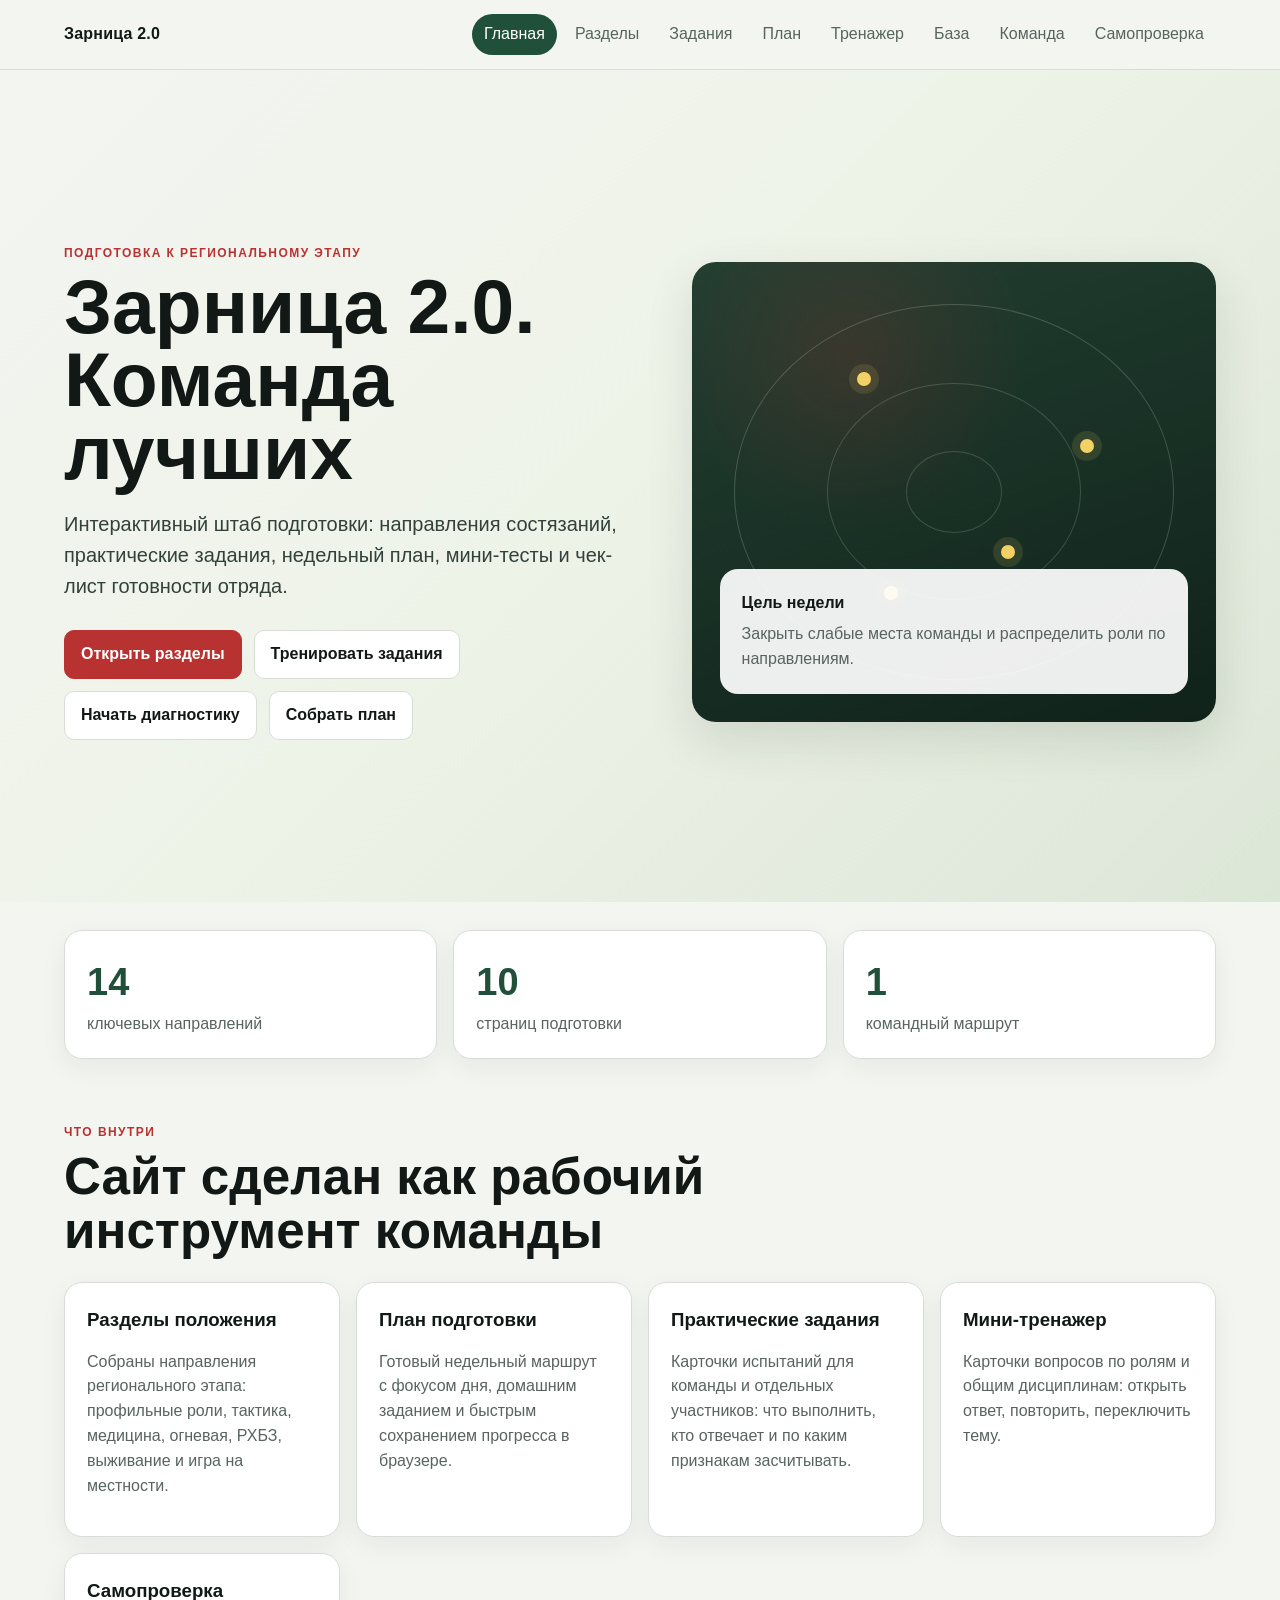
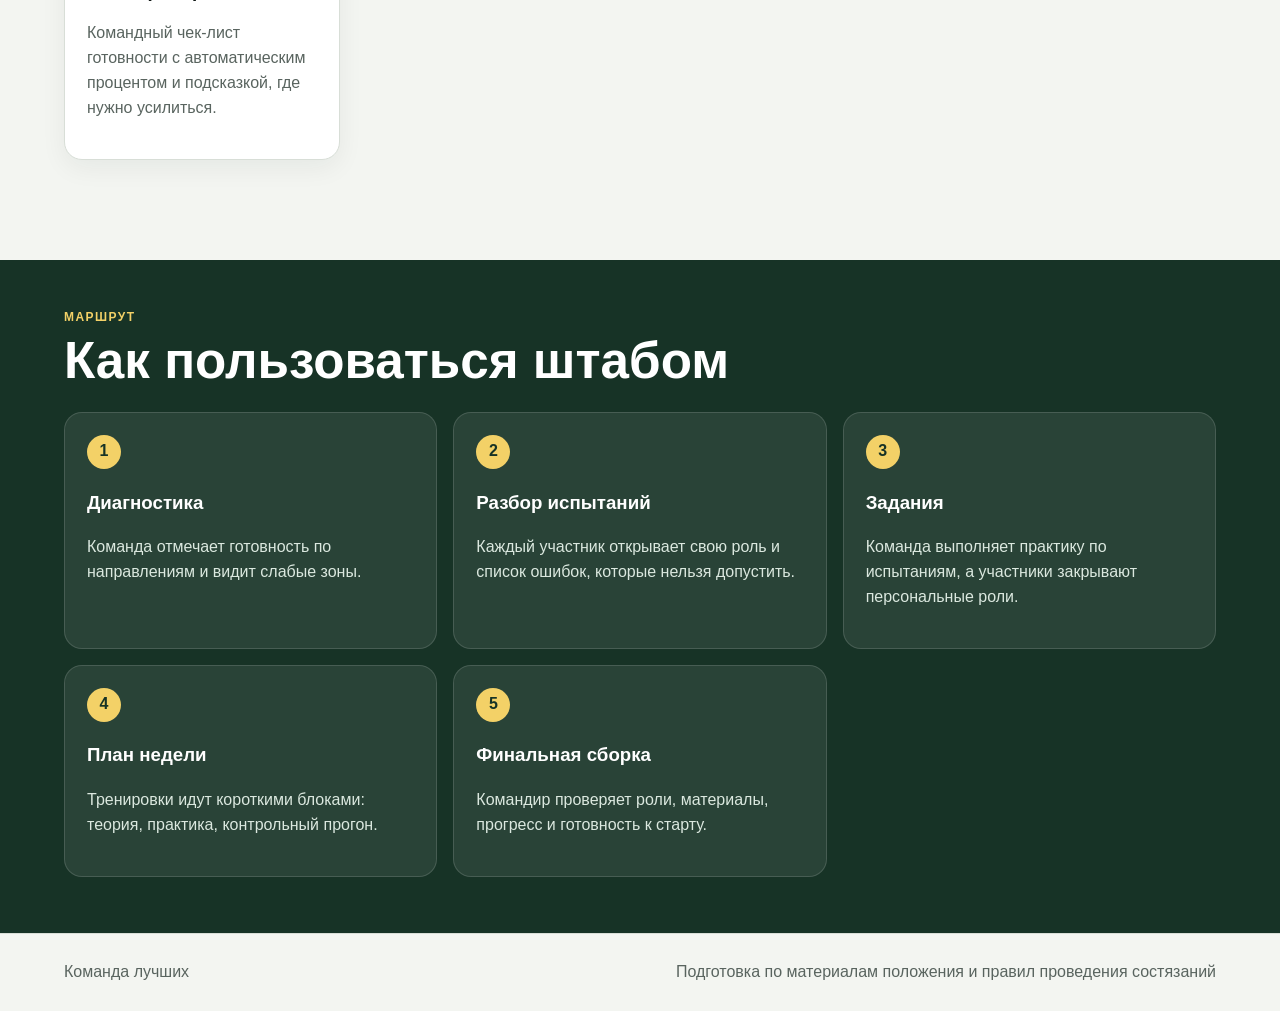
<file: index.html>
<!doctype html>
<html lang="ru">
<head>
  <meta charset="utf-8">
  <meta name="viewport" content="width=device-width, initial-scale=1">
  <title>Зарница 2.0. Команда лучших</title>
  <link rel="stylesheet" href="styles.css">
</head>
<body>
  <header class="site-header">
    <a class="brand" href="index.html">Зарница 2.0</a>
    <nav class="nav">
      <a href="index.html" aria-current="page">Главная</a>
      <a href="modules.html">Разделы</a>
      <a href="tasks.html">Задания</a>
      <a href="planner.html">План</a>
      <a href="trainer.html">Тренажер</a>
      <a href="knowledge.html">База</a>
      <a href="team.html">Команда</a>
      <a href="score.html">Самопроверка</a>
    </nav>
  </header>

  <main>
    <section class="hero">
      <div class="hero-copy">
        <p class="eyebrow">Подготовка к региональному этапу</p>
        <h1>Зарница 2.0. Команда лучших</h1>
        <p class="lead">Интерактивный штаб подготовки: направления состязаний, практические задания, недельный план, мини-тесты и чек-лист готовности отряда.</p>
        <div class="hero-actions">
          <a class="button primary" href="modules.html">Открыть разделы</a>
          <a class="button" href="tasks.html">Тренировать задания</a>
          <a class="button" href="diagnostics.html">Начать диагностику</a>
          <a class="button" href="planner.html">Собрать план</a>
        </div>
      </div>
      <div class="hero-panel" aria-label="Карта подготовки">
        <div class="radar">
          <span></span><span></span><span></span><span></span>
        </div>
        <div class="mission-card">
          <strong>Цель недели</strong>
          <p>Закрыть слабые места команды и распределить роли по направлениям.</p>
        </div>
      </div>
    </section>

    <section class="stats">
      <article><strong>14</strong><span>ключевых направлений</span></article>
      <article><strong>10</strong><span>страниц подготовки</span></article>
      <article><strong>1</strong><span>командный маршрут</span></article>
    </section>

    <section class="section">
      <div class="section-head">
        <p class="eyebrow">Что внутри</p>
        <h2>Сайт сделан как рабочий инструмент команды</h2>
      </div>
      <div class="feature-grid">
        <article class="feature">
          <h3>Разделы положения</h3>
          <p>Собраны направления регионального этапа: профильные роли, тактика, медицина, огневая, РХБЗ, выживание и игра на местности.</p>
        </article>
        <article class="feature">
          <h3>План подготовки</h3>
          <p>Готовый недельный маршрут с фокусом дня, домашним заданием и быстрым сохранением прогресса в браузере.</p>
        </article>
        <article class="feature">
          <h3>Практические задания</h3>
          <p>Карточки испытаний для команды и отдельных участников: что выполнить, кто отвечает и по каким признакам засчитывать.</p>
        </article>
        <article class="feature">
          <h3>Мини-тренажер</h3>
          <p>Карточки вопросов по ролям и общим дисциплинам: открыть ответ, повторить, переключить тему.</p>
        </article>
        <article class="feature">
          <h3>Самопроверка</h3>
          <p>Командный чек-лист готовности с автоматическим процентом и подсказкой, где нужно усилиться.</p>
        </article>
      </div>
    </section>

    <section class="section section-dark">
      <div class="section-head">
        <p class="eyebrow">Маршрут</p>
        <h2>Как пользоваться штабом</h2>
      </div>
      <div class="route-grid">
        <article><b>1</b><h3>Диагностика</h3><p>Команда отмечает готовность по направлениям и видит слабые зоны.</p></article>
        <article><b>2</b><h3>Разбор испытаний</h3><p>Каждый участник открывает свою роль и список ошибок, которые нельзя допустить.</p></article>
        <article><b>3</b><h3>Задания</h3><p>Команда выполняет практику по испытаниям, а участники закрывают персональные роли.</p></article>
        <article><b>4</b><h3>План недели</h3><p>Тренировки идут короткими блоками: теория, практика, контрольный прогон.</p></article>
        <article><b>5</b><h3>Финальная сборка</h3><p>Командир проверяет роли, материалы, прогресс и готовность к старту.</p></article>
      </div>
    </section>
  </main>

  <footer class="footer">
    <span>Команда лучших</span>
    <span>Подготовка по материалам положения и правил проведения состязаний</span>
  </footer>
</body>
</html>
</file>
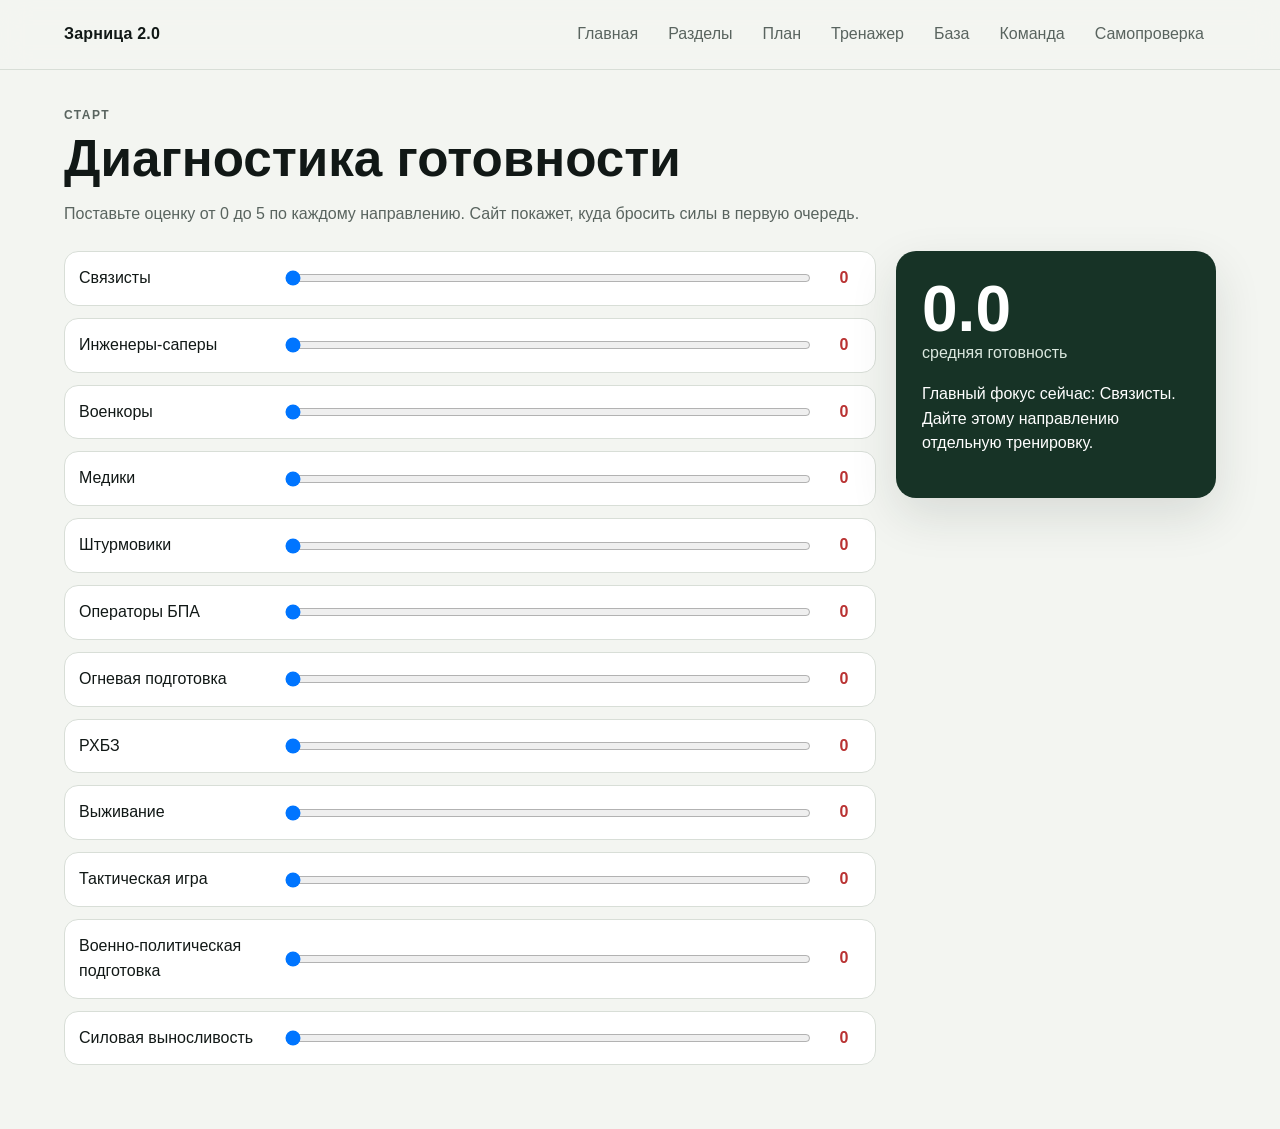
<file: diagnostics.html>
<!doctype html>
<html lang="ru">
<head>
  <meta charset="utf-8"><meta name="viewport" content="width=device-width, initial-scale=1">
  <title>Диагностика - Зарница 2.0</title><link rel="stylesheet" href="styles.css">
</head>
<body>
  <header class="site-header"><a class="brand" href="index.html">Зарница 2.0</a><nav class="nav"><a href="index.html">Главная</a><a href="modules.html">Разделы</a><a href="planner.html">План</a><a href="trainer.html">Тренажер</a><a href="knowledge.html">База</a><a href="team.html">Команда</a><a href="score.html">Самопроверка</a></nav></header>
  <main class="page">
    <section class="page-title"><p class="eyebrow">Старт</p><h1>Диагностика готовности</h1><p>Поставьте оценку от 0 до 5 по каждому направлению. Сайт покажет, куда бросить силы в первую очередь.</p></section>
    <section class="diagnostics-layout"><div class="diagnostics-list" id="diagnosticsList"></div><aside class="diagnostics-result"><strong id="diagAverage">0.0</strong><span>средняя готовность</span><p id="diagAdvice">Заполните шкалы, чтобы получить рекомендацию.</p></aside></section>
  </main>
  <script src="app.js"></script>
</body>
</html>
</file>
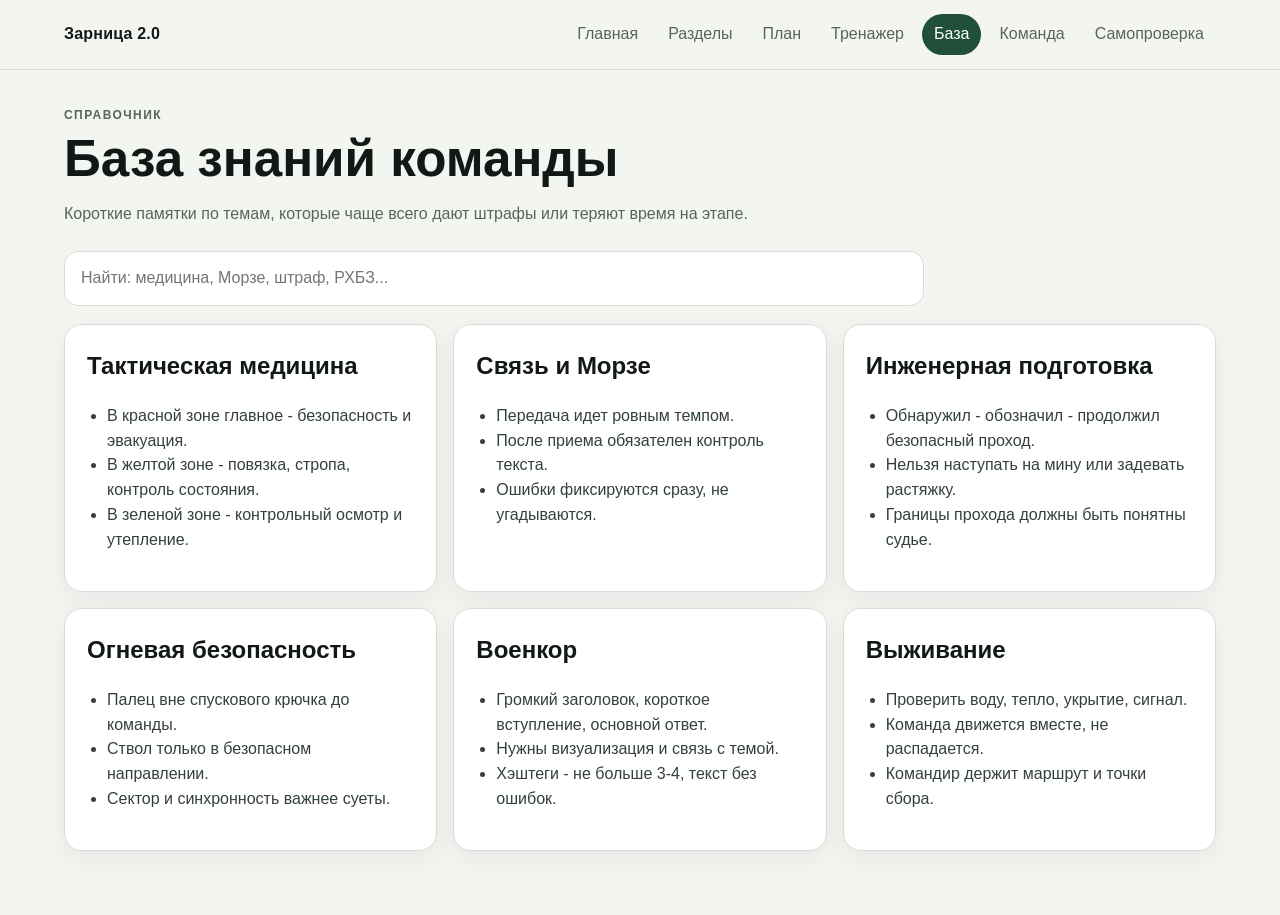
<file: knowledge.html>
<!doctype html>
<html lang="ru">
<head>
  <meta charset="utf-8">
  <meta name="viewport" content="width=device-width, initial-scale=1">
  <title>База знаний - Зарница 2.0</title>
  <link rel="stylesheet" href="styles.css">
</head>
<body>
  <header class="site-header">
    <a class="brand" href="index.html">Зарница 2.0</a>
    <nav class="nav">
      <a href="index.html">Главная</a><a href="modules.html">Разделы</a><a href="planner.html">План</a><a href="trainer.html">Тренажер</a><a href="knowledge.html" aria-current="page">База</a><a href="team.html">Команда</a><a href="score.html">Самопроверка</a>
    </nav>
  </header>
  <main class="page">
    <section class="page-title"><p class="eyebrow">Справочник</p><h1>База знаний команды</h1><p>Короткие памятки по темам, которые чаще всего дают штрафы или теряют время на этапе.</p></section>
    <section class="search-panel"><input id="knowledgeSearch" type="search" placeholder="Найти: медицина, Морзе, штраф, РХБЗ..."></section>
    <section class="knowledge-grid" id="knowledgeGrid">
      <article data-tags="медицина красная зона эвакуация"><h2>Тактическая медицина</h2><ul><li>В красной зоне главное - безопасность и эвакуация.</li><li>В желтой зоне - повязка, стропа, контроль состояния.</li><li>В зеленой зоне - контрольный осмотр и утепление.</li></ul></article>
      <article data-tags="связь морзе сообщение"><h2>Связь и Морзе</h2><ul><li>Передача идет ровным темпом.</li><li>После приема обязателен контроль текста.</li><li>Ошибки фиксируются сразу, не угадываются.</li></ul></article>
      <article data-tags="сапер мины проход штраф"><h2>Инженерная подготовка</h2><ul><li>Обнаружил - обозначил - продолжил безопасный проход.</li><li>Нельзя наступать на мину или задевать растяжку.</li><li>Границы прохода должны быть понятны судье.</li></ul></article>
      <article data-tags="огневая штурм безопасность"><h2>Огневая безопасность</h2><ul><li>Палец вне спускового крючка до команды.</li><li>Ствол только в безопасном направлении.</li><li>Сектор и синхронность важнее суеты.</li></ul></article>
      <article data-tags="военкор публикация пост"><h2>Военкор</h2><ul><li>Громкий заголовок, короткое вступление, основной ответ.</li><li>Нужны визуализация и связь с темой.</li><li>Хэштеги - не больше 3-4, текст без ошибок.</li></ul></article>
      <article data-tags="выживание рюкзак укрытие вода"><h2>Выживание</h2><ul><li>Проверить воду, тепло, укрытие, сигнал.</li><li>Команда движется вместе, не распадается.</li><li>Командир держит маршрут и точки сбора.</li></ul></article>
    </section>
  </main>
  <script src="app.js"></script>
</body>
</html>
</file>
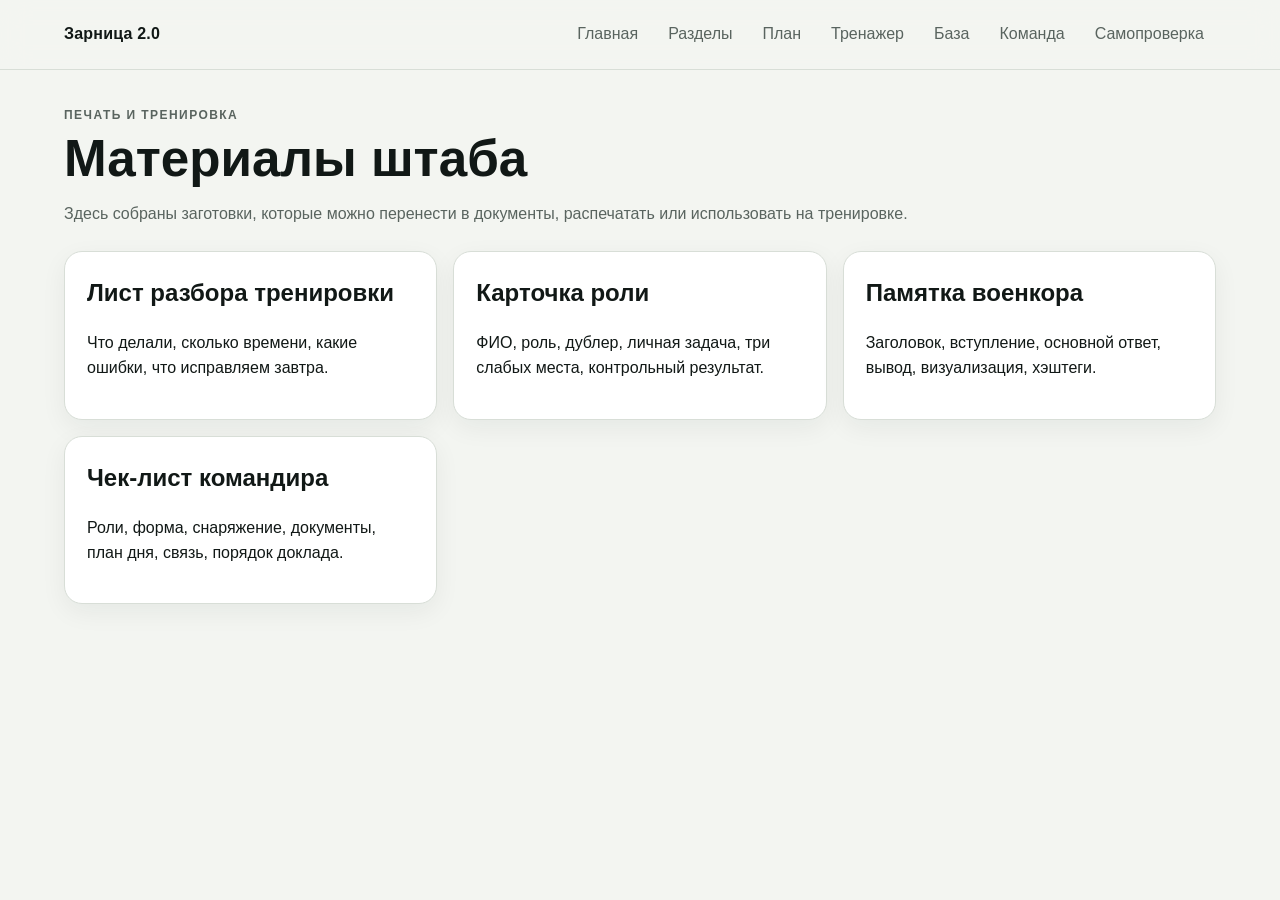
<file: materials.html>
<!doctype html>
<html lang="ru">
<head>
  <meta charset="utf-8"><meta name="viewport" content="width=device-width, initial-scale=1">
  <title>Материалы - Зарница 2.0</title><link rel="stylesheet" href="styles.css">
</head>
<body>
  <header class="site-header"><a class="brand" href="index.html">Зарница 2.0</a><nav class="nav"><a href="index.html">Главная</a><a href="modules.html">Разделы</a><a href="planner.html">План</a><a href="trainer.html">Тренажер</a><a href="knowledge.html">База</a><a href="team.html">Команда</a><a href="score.html">Самопроверка</a></nav></header>
  <main class="page"><section class="page-title"><p class="eyebrow">Печать и тренировка</p><h1>Материалы штаба</h1><p>Здесь собраны заготовки, которые можно перенести в документы, распечатать или использовать на тренировке.</p></section><section class="materials-grid"><article><h2>Лист разбора тренировки</h2><p>Что делали, сколько времени, какие ошибки, что исправляем завтра.</p></article><article><h2>Карточка роли</h2><p>ФИО, роль, дублер, личная задача, три слабых места, контрольный результат.</p></article><article><h2>Памятка военкора</h2><p>Заголовок, вступление, основной ответ, вывод, визуализация, хэштеги.</p></article><article><h2>Чек-лист командира</h2><p>Роли, форма, снаряжение, документы, план дня, связь, порядок доклада.</p></article></section></main>
</body>
</html>
</file>
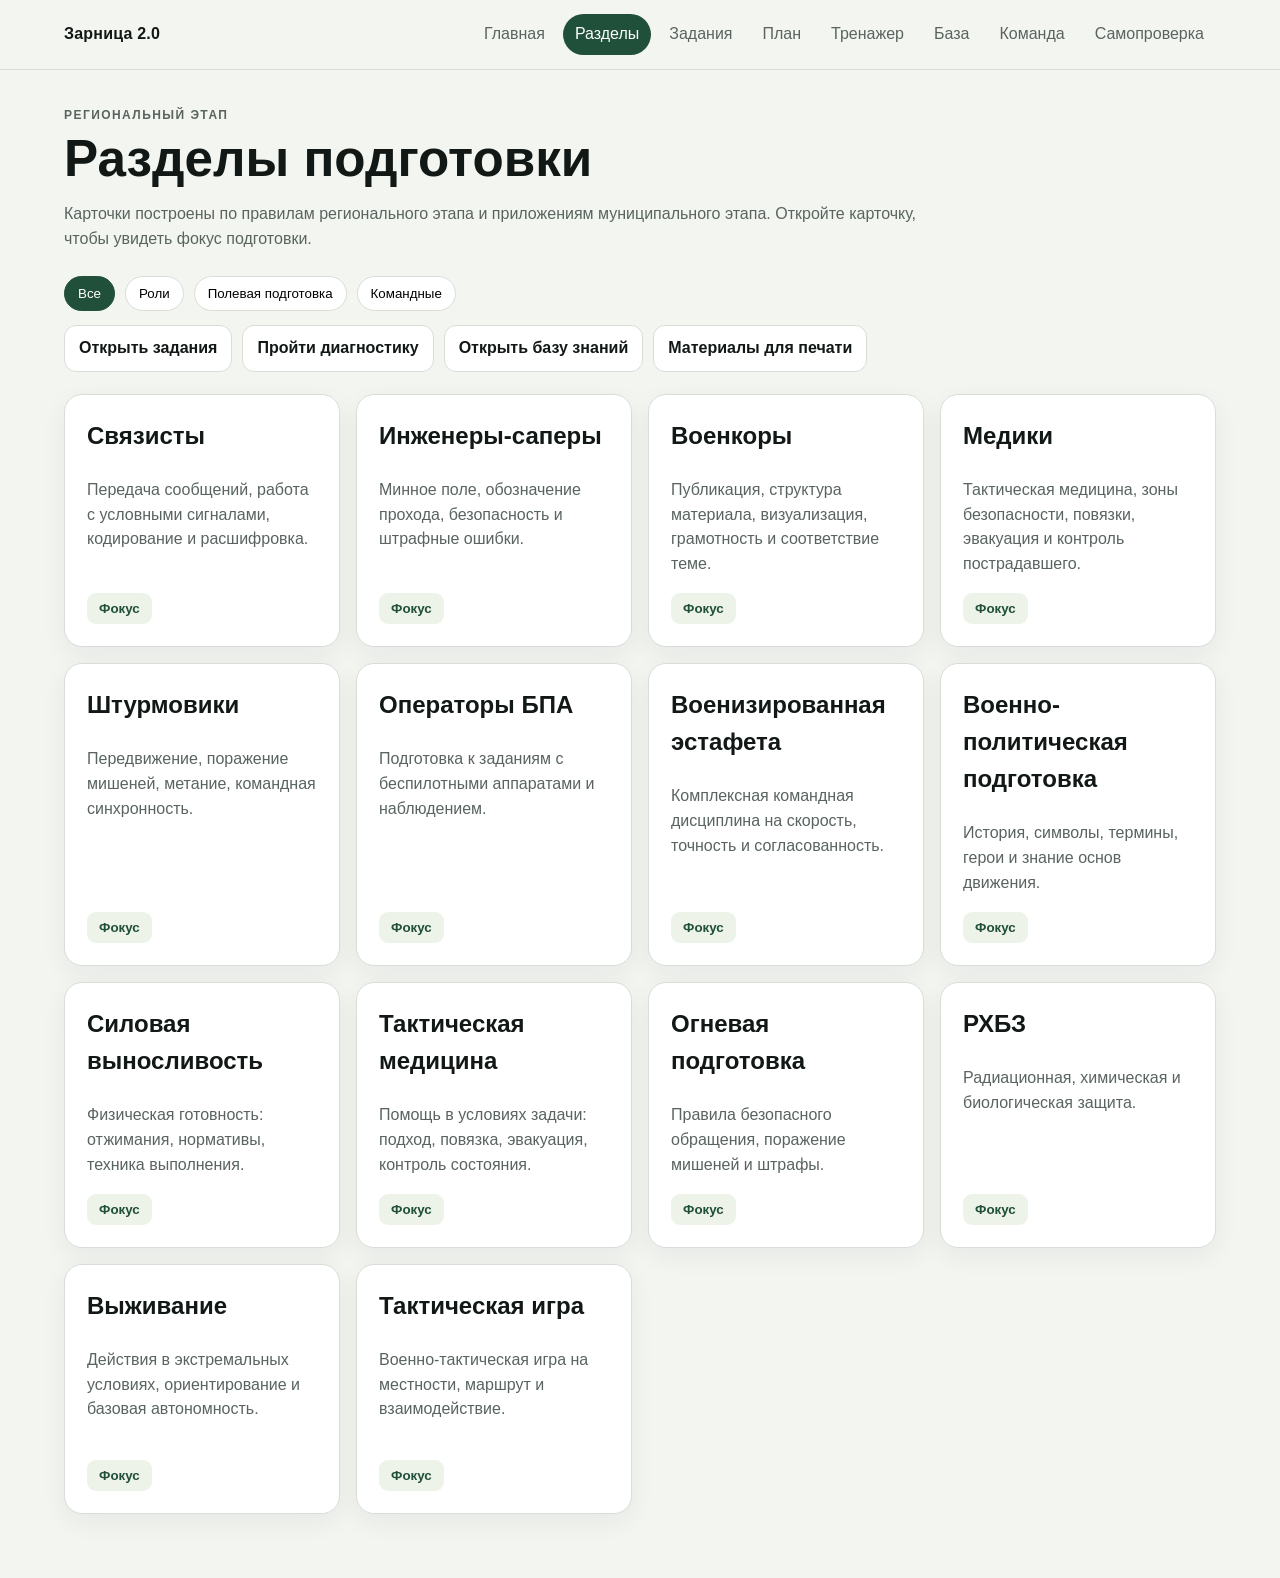
<file: modules.html>
<!doctype html>
<html lang="ru">
<head>
  <meta charset="utf-8">
  <meta name="viewport" content="width=device-width, initial-scale=1">
  <title>Разделы подготовки - Зарница 2.0</title>
  <link rel="stylesheet" href="styles.css">
</head>
<body>
  <header class="site-header">
    <a class="brand" href="index.html">Зарница 2.0</a>
    <nav class="nav">
      <a href="index.html">Главная</a>
      <a href="modules.html" aria-current="page">Разделы</a>
      <a href="tasks.html">Задания</a>
      <a href="planner.html">План</a>
      <a href="trainer.html">Тренажер</a>
      <a href="knowledge.html">База</a>
      <a href="team.html">Команда</a>
      <a href="score.html">Самопроверка</a>
    </nav>
  </header>

  <main class="page">
    <section class="page-title">
      <p class="eyebrow">Региональный этап</p>
      <h1>Разделы подготовки</h1>
      <p>Карточки построены по правилам регионального этапа и приложениям муниципального этапа. Откройте карточку, чтобы увидеть фокус подготовки.</p>
    </section>

    <section class="module-tools">
      <button class="pill active" data-filter="all">Все</button>
      <button class="pill" data-filter="role">Роли</button>
      <button class="pill" data-filter="field">Полевая подготовка</button>
      <button class="pill" data-filter="team">Командные</button>
    </section>
    <section class="quick-links">
      <a href="tasks.html">Открыть задания</a>
      <a href="diagnostics.html">Пройти диагностику</a>
      <a href="knowledge.html">Открыть базу знаний</a>
      <a href="materials.html">Материалы для печати</a>
    </section>

    <section class="module-grid" id="moduleGrid">
      <article class="module role"><h2>Связисты</h2><p>Передача сообщений, работа с условными сигналами, кодирование и расшифровка.</p><button>Фокус</button><div>Учить азбуку Морзе, тренировать точность записи, работать в паре: диктор и принимающий.</div></article>
      <article class="module role"><h2>Инженеры-саперы</h2><p>Минное поле, обозначение прохода, безопасность и штрафные ошибки.</p><button>Фокус</button><div>Отработать алгоритм: обнаружить, обозначить, пройти без касания, не терять контроль сектора.</div></article>
      <article class="module role"><h2>Военкоры</h2><p>Публикация, структура материала, визуализация, грамотность и соответствие теме.</p><button>Фокус</button><div>Заголовок, вступление, основная часть, вывод, призыв к действию, фото/видео и 3-4 хэштега.</div></article>
      <article class="module role"><h2>Медики</h2><p>Тактическая медицина, зоны безопасности, повязки, эвакуация и контроль пострадавшего.</p><button>Фокус</button><div>Красная, желтая и зеленая зоны: контакт, контроль оружия, повязка, эвакуационная стропа, термоодеяло.</div></article>
      <article class="module role"><h2>Штурмовики</h2><p>Передвижение, поражение мишеней, метание, командная синхронность.</p><button>Фокус</button><div>Безопасность оружия, контроль сектора, движение пары, точность броска и работа по команде.</div></article>
      <article class="module role"><h2>Операторы БПА</h2><p>Подготовка к заданиям с беспилотными аппаратами и наблюдением.</p><button>Фокус</button><div>Распределить роли: пилот, наблюдатель, аналитик. Тренировать маршрут, описание целей и доклад.</div></article>
      <article class="module team"><h2>Военизированная эстафета</h2><p>Комплексная командная дисциплина на скорость, точность и согласованность.</p><button>Фокус</button><div>Собрать цепочку этапов, назначить ответственных и провести пробный прогон с секундомером.</div></article>
      <article class="module team"><h2>Военно-политическая подготовка</h2><p>История, символы, термины, герои и знание основ движения.</p><button>Фокус</button><div>Сделать карточки: персонажи, термины, символы, ребусы, даты и ключевые понятия.</div></article>
      <article class="module field"><h2>Силовая выносливость</h2><p>Физическая готовность: отжимания, нормативы, техника выполнения.</p><button>Фокус</button><div>Тренировать чистую технику, равномерный темп и командный учет повторений.</div></article>
      <article class="module field"><h2>Тактическая медицина</h2><p>Помощь в условиях задачи: подход, повязка, эвакуация, контроль состояния.</p><button>Фокус</button><div>Повторить порядок действий до автоматизма и закрепить роли внутри пары/звена.</div></article>
      <article class="module field"><h2>Огневая подготовка</h2><p>Правила безопасного обращения, поражение мишеней и штрафы.</p><button>Фокус</button><div>Палец вне спускового крючка, предохранитель, направление ствола, доклад о готовности.</div></article>
      <article class="module field"><h2>РХБЗ</h2><p>Радиационная, химическая и биологическая защита.</p><button>Фокус</button><div>Повторить сигналы, средства защиты, порядок действий при условном заражении.</div></article>
      <article class="module field"><h2>Выживание</h2><p>Действия в экстремальных условиях, ориентирование и базовая автономность.</p><button>Фокус</button><div>Отработать комплект, воду, тепло, укрытие, сигнал бедствия и порядок движения группы.</div></article>
      <article class="module team"><h2>Тактическая игра</h2><p>Военно-тактическая игра на местности, маршрут и взаимодействие.</p><button>Фокус</button><div>Командир держит замысел, группа держит связь, каждый знает свою задачу и точку сбора.</div></article>
    </section>
  </main>
  <script src="app.js"></script>
</body>
</html>
</file>
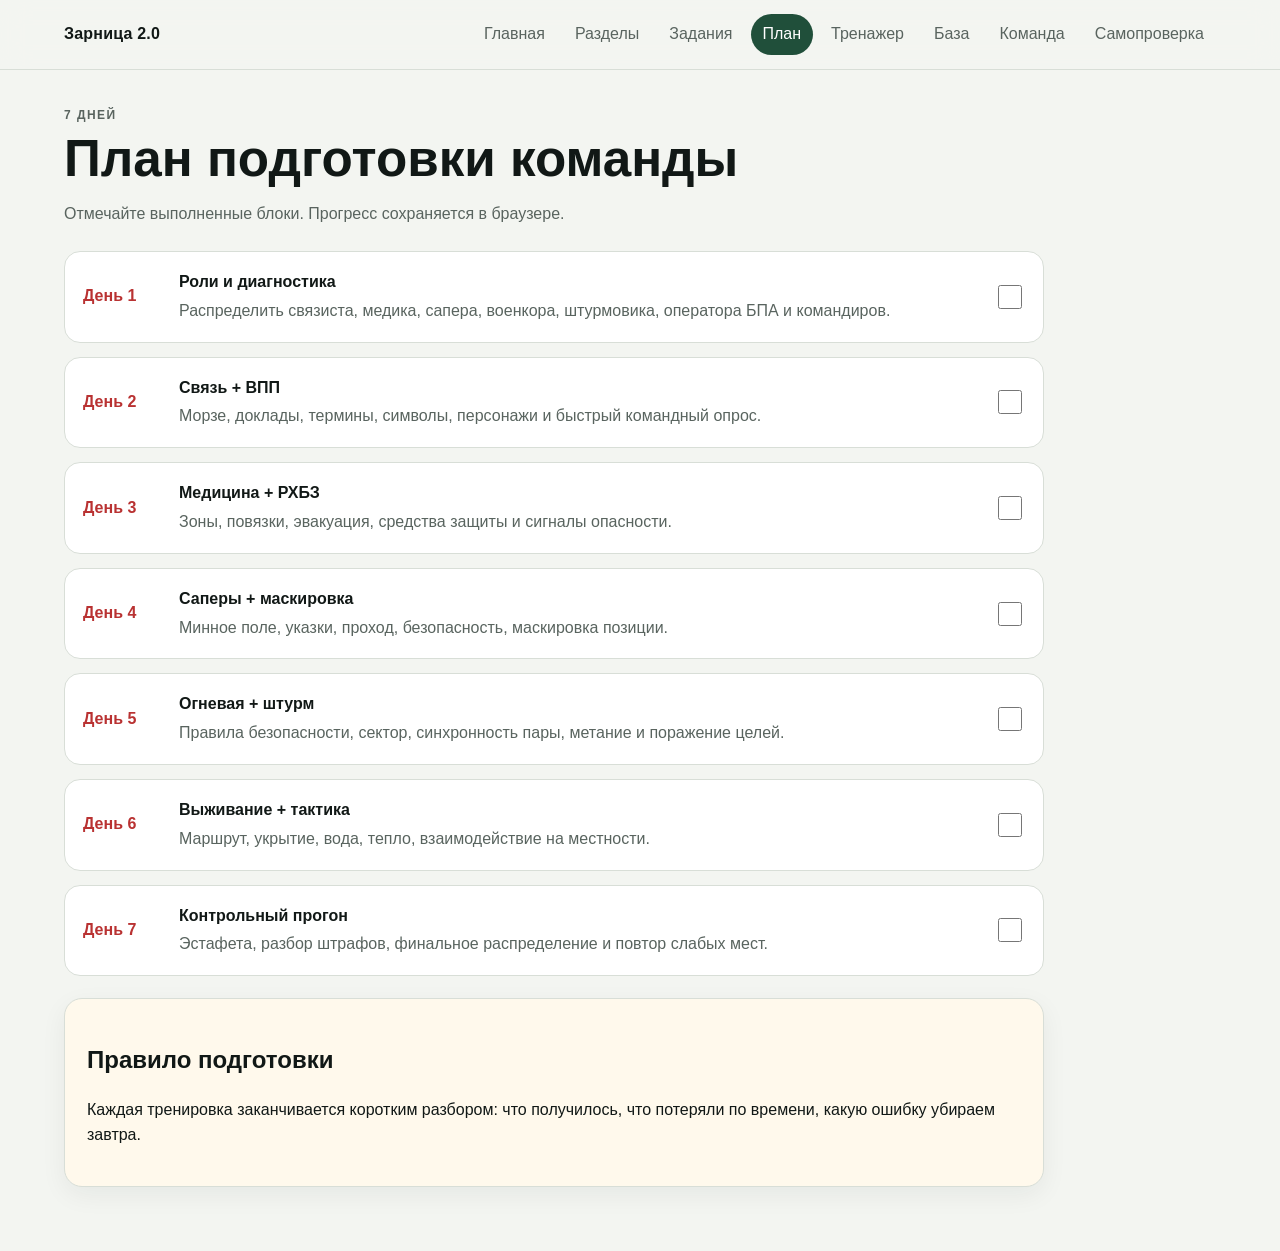
<file: planner.html>
<!doctype html>
<html lang="ru">
<head>
  <meta charset="utf-8">
  <meta name="viewport" content="width=device-width, initial-scale=1">
  <title>План подготовки - Зарница 2.0</title>
  <link rel="stylesheet" href="styles.css">
</head>
<body>
  <header class="site-header">
    <a class="brand" href="index.html">Зарница 2.0</a>
    <nav class="nav">
      <a href="index.html">Главная</a>
      <a href="modules.html">Разделы</a>
      <a href="tasks.html">Задания</a>
      <a href="planner.html" aria-current="page">План</a>
      <a href="trainer.html">Тренажер</a>
      <a href="knowledge.html">База</a>
      <a href="team.html">Команда</a>
      <a href="score.html">Самопроверка</a>
    </nav>
  </header>
  <main class="page">
    <section class="page-title">
      <p class="eyebrow">7 дней</p>
      <h1>План подготовки команды</h1>
      <p>Отмечайте выполненные блоки. Прогресс сохраняется в браузере.</p>
    </section>
    <section class="timeline" id="planList"></section>
    <section class="callout">
      <h2>Правило подготовки</h2>
      <p>Каждая тренировка заканчивается коротким разбором: что получилось, что потеряли по времени, какую ошибку убираем завтра.</p>
    </section>
  </main>
  <script src="app.js"></script>
</body>
</html>
</file>
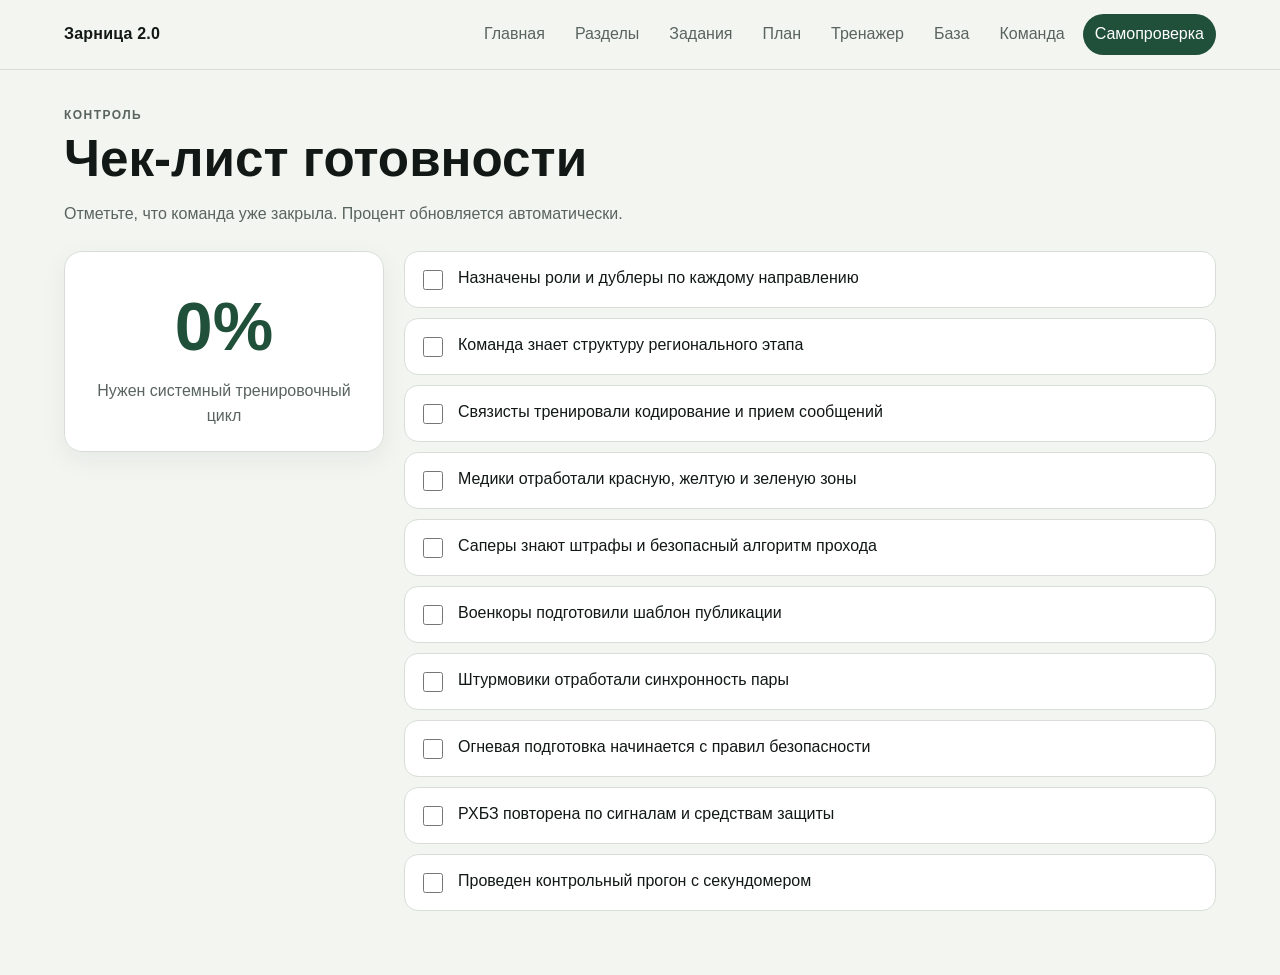
<file: score.html>
<!doctype html>
<html lang="ru">
<head>
  <meta charset="utf-8">
  <meta name="viewport" content="width=device-width, initial-scale=1">
  <title>Самопроверка - Зарница 2.0</title>
  <link rel="stylesheet" href="styles.css">
</head>
<body>
  <header class="site-header">
    <a class="brand" href="index.html">Зарница 2.0</a>
    <nav class="nav">
      <a href="index.html">Главная</a>
      <a href="modules.html">Разделы</a>
      <a href="tasks.html">Задания</a>
      <a href="planner.html">План</a>
      <a href="trainer.html">Тренажер</a>
      <a href="knowledge.html">База</a>
      <a href="team.html">Команда</a>
      <a href="score.html" aria-current="page">Самопроверка</a>
    </nav>
  </header>
  <main class="page">
    <section class="page-title">
      <p class="eyebrow">Контроль</p>
      <h1>Чек-лист готовности</h1>
      <p>Отметьте, что команда уже закрыла. Процент обновляется автоматически.</p>
    </section>
    <section class="score-layout">
      <aside class="score-meter">
        <strong id="scoreValue">0%</strong>
        <span id="scoreLabel">Начните проверку</span>
      </aside>
      <section class="checklist" id="checklist"></section>
    </section>
  </main>
  <script src="app.js"></script>
</body>
</html>
</file>
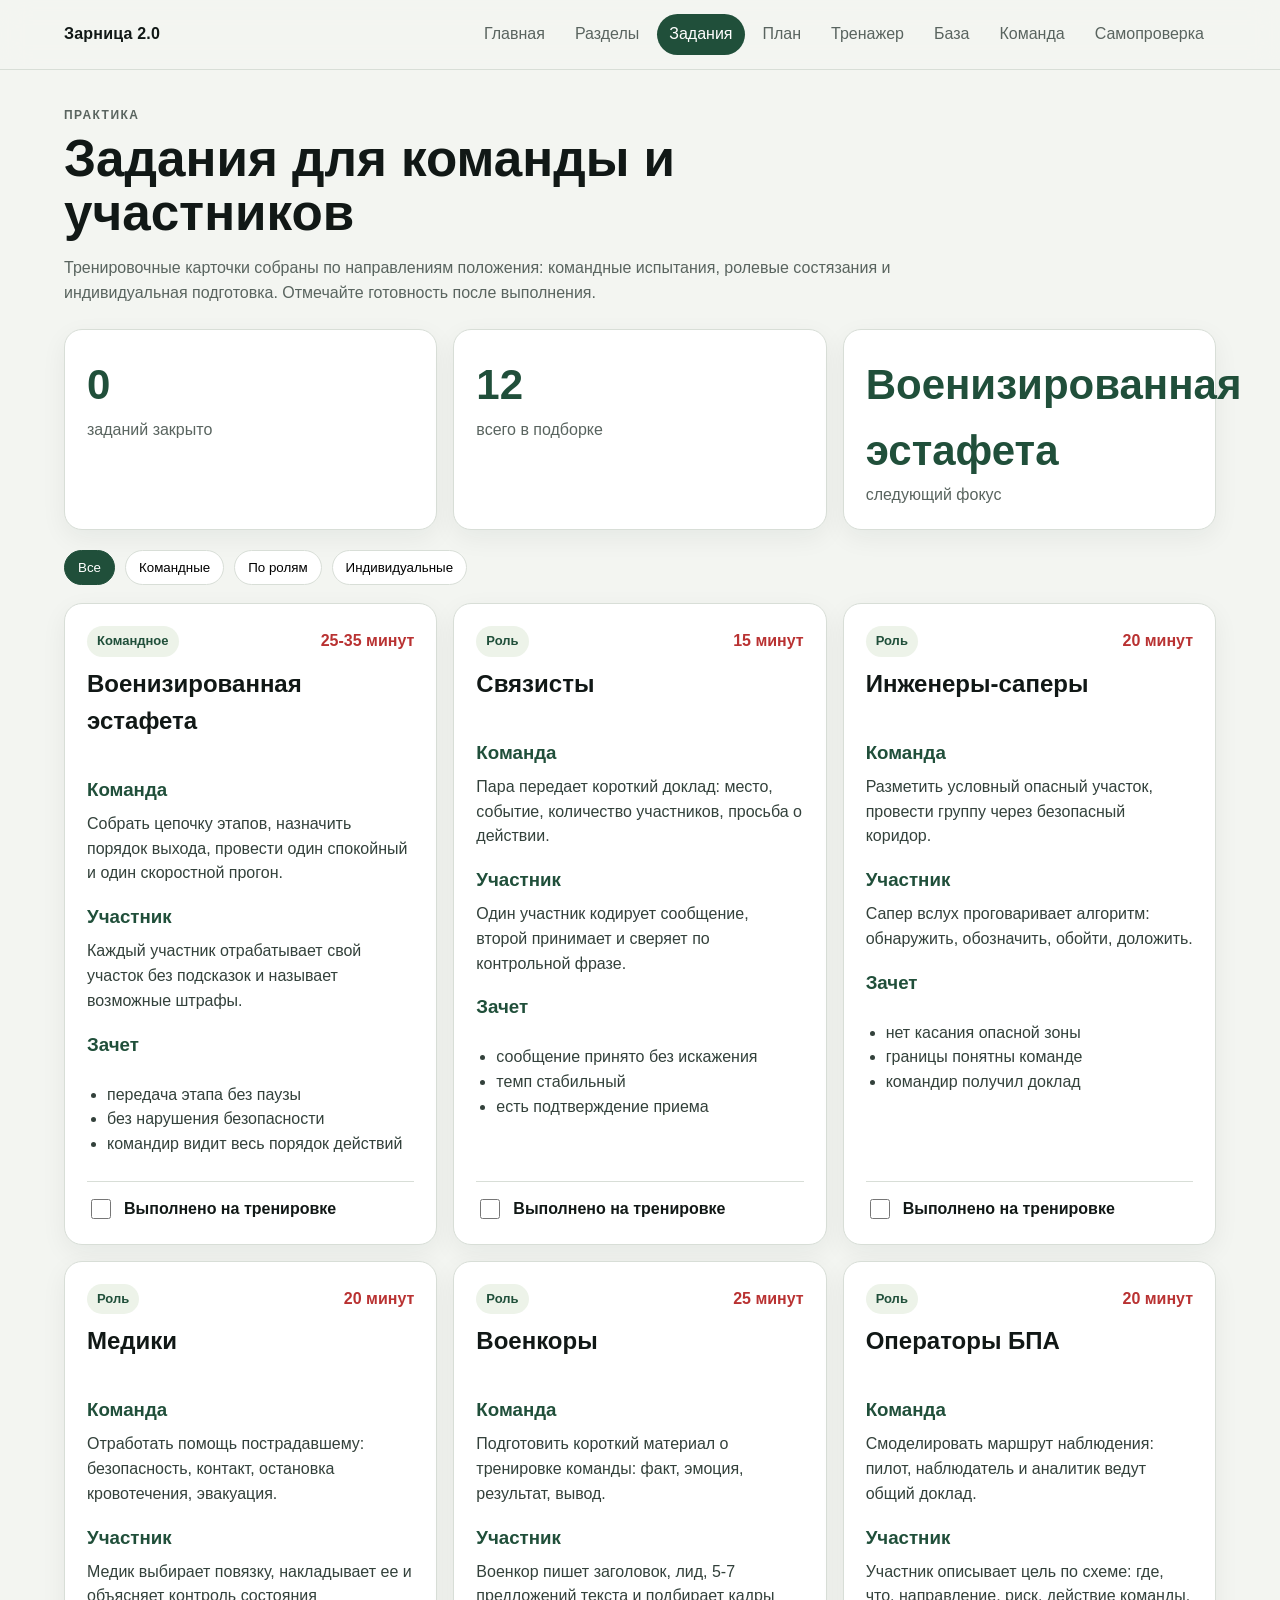
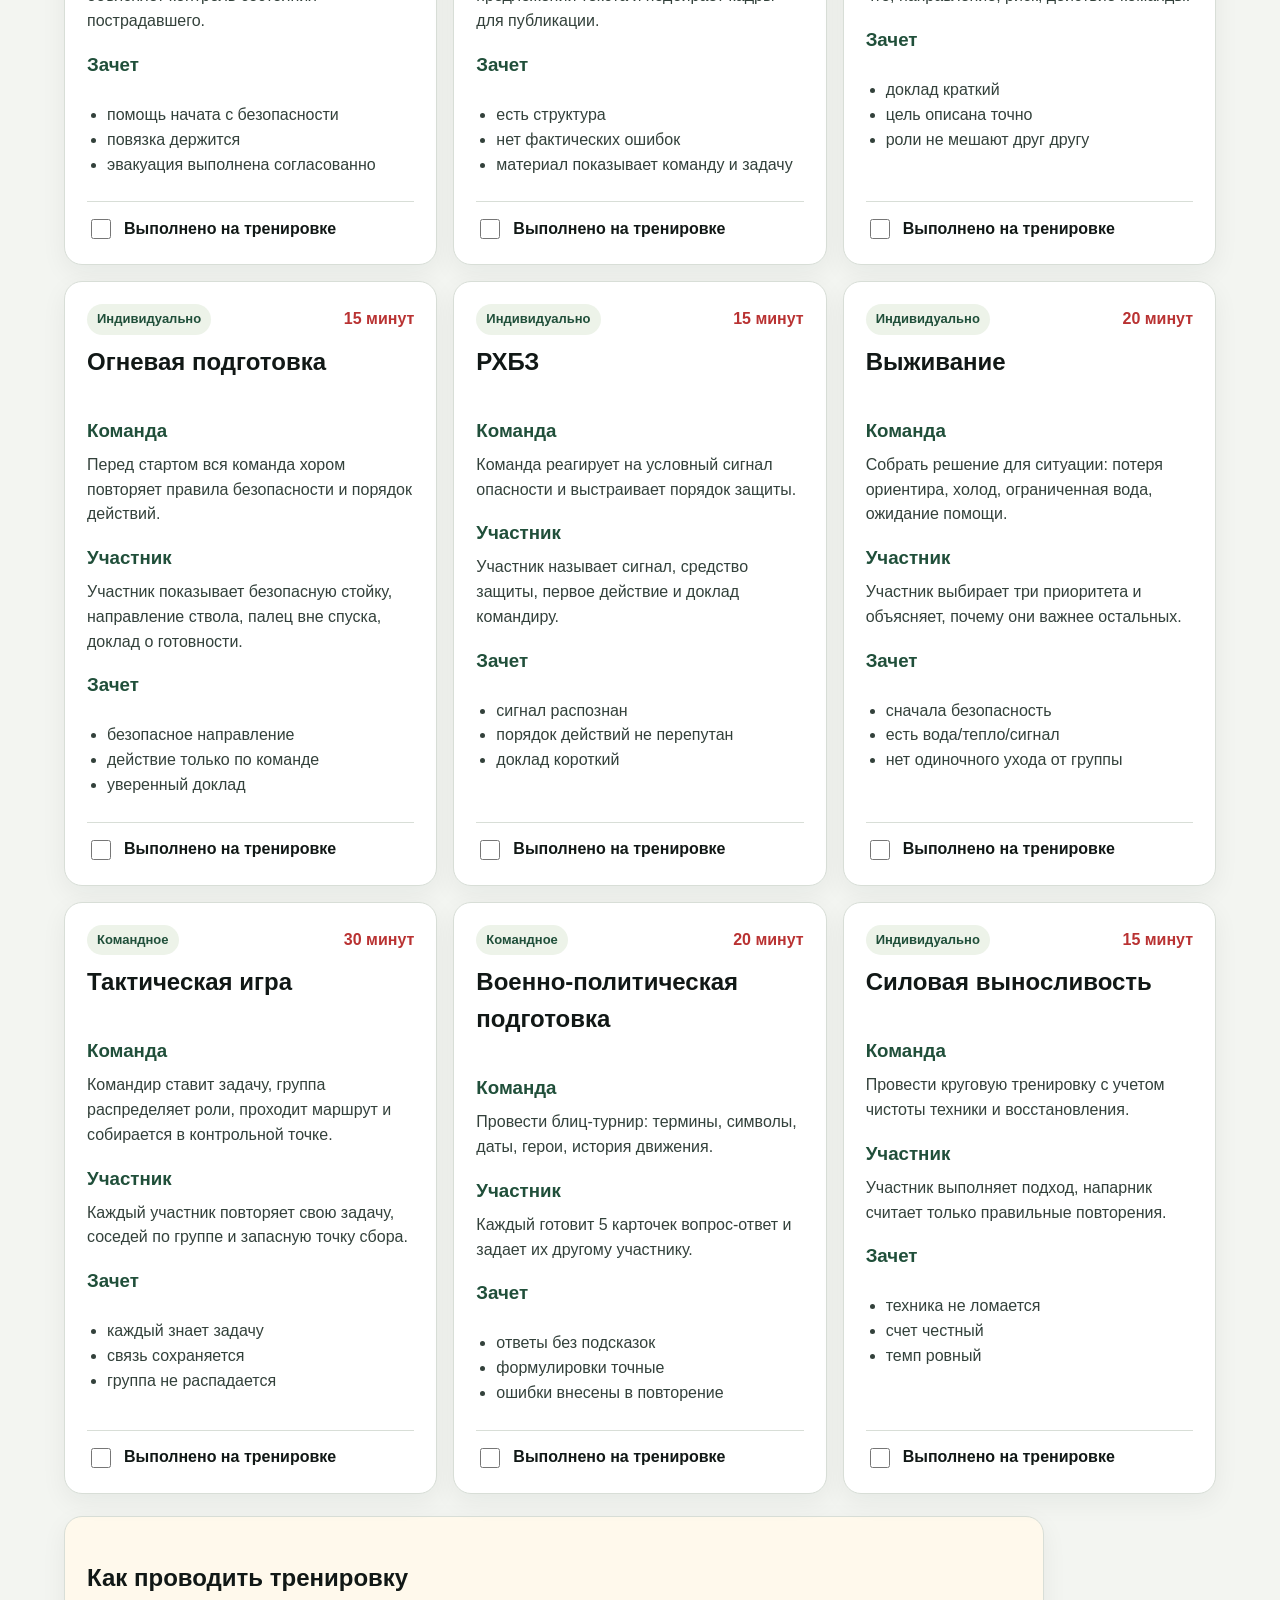
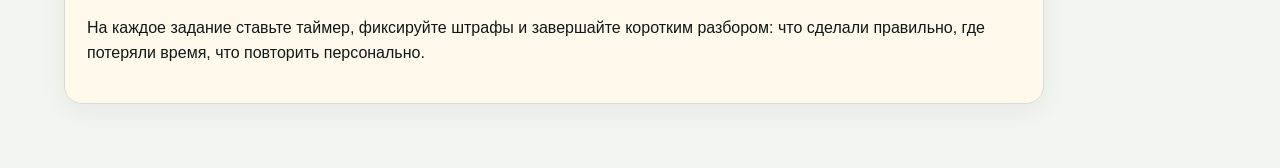
<file: tasks.html>
<!doctype html>
<html lang="ru">
<head>
  <meta charset="utf-8">
  <meta name="viewport" content="width=device-width, initial-scale=1">
  <title>Задания для подготовки - Зарница 2.0</title>
  <link rel="stylesheet" href="styles.css">
</head>
<body>
  <header class="site-header">
    <a class="brand" href="index.html">Зарница 2.0</a>
    <nav class="nav">
      <a href="index.html">Главная</a>
      <a href="modules.html">Разделы</a>
      <a href="tasks.html" aria-current="page">Задания</a>
      <a href="planner.html">План</a>
      <a href="trainer.html">Тренажер</a>
      <a href="knowledge.html">База</a>
      <a href="team.html">Команда</a>
      <a href="score.html">Самопроверка</a>
    </nav>
  </header>

  <main class="page">
    <section class="page-title">
      <p class="eyebrow">Практика</p>
      <h1>Задания для команды и участников</h1>
      <p>Тренировочные карточки собраны по направлениям положения: командные испытания, ролевые состязания и индивидуальная подготовка. Отмечайте готовность после выполнения.</p>
    </section>

    <section class="task-dashboard">
      <article>
        <strong id="taskDone">0</strong>
        <span>заданий закрыто</span>
      </article>
      <article>
        <strong id="taskTotal">12</strong>
        <span>всего в подборке</span>
      </article>
      <article>
        <strong id="taskFocus">Военизированная эстафета</strong>
        <span>следующий фокус</span>
      </article>
    </section>

    <section class="module-tools">
      <button class="pill active" data-task-filter="all">Все</button>
      <button class="pill" data-task-filter="team">Командные</button>
      <button class="pill" data-task-filter="role">По ролям</button>
      <button class="pill" data-task-filter="solo">Индивидуальные</button>
    </section>

    <section class="task-grid" id="taskGrid">
      <article class="task-card team" data-task-type="team">
        <div class="task-head"><span>Командное</span><b>25-35 минут</b></div>
        <h2>Военизированная эстафета</h2>
        <h3>Команда</h3><p>Собрать цепочку этапов, назначить порядок выхода, провести один спокойный и один скоростной прогон.</p>
        <h3>Участник</h3><p>Каждый участник отрабатывает свой участок без подсказок и называет возможные штрафы.</p>
        <h3>Зачет</h3><ul><li>передача этапа без паузы</li><li>без нарушения безопасности</li><li>командир видит весь порядок действий</li></ul>
        <label class="task-check"><input type="checkbox" data-task="0"> Выполнено на тренировке</label>
      </article>
      <article class="task-card role" data-task-type="role">
        <div class="task-head"><span>Роль</span><b>15 минут</b></div>
        <h2>Связисты</h2>
        <h3>Команда</h3><p>Пара передает короткий доклад: место, событие, количество участников, просьба о действии.</p>
        <h3>Участник</h3><p>Один участник кодирует сообщение, второй принимает и сверяет по контрольной фразе.</p>
        <h3>Зачет</h3><ul><li>сообщение принято без искажения</li><li>темп стабильный</li><li>есть подтверждение приема</li></ul>
        <label class="task-check"><input type="checkbox" data-task="1"> Выполнено на тренировке</label>
      </article>
      <article class="task-card role" data-task-type="role">
        <div class="task-head"><span>Роль</span><b>20 минут</b></div>
        <h2>Инженеры-саперы</h2>
        <h3>Команда</h3><p>Разметить условный опасный участок, провести группу через безопасный коридор.</p>
        <h3>Участник</h3><p>Сапер вслух проговаривает алгоритм: обнаружить, обозначить, обойти, доложить.</p>
        <h3>Зачет</h3><ul><li>нет касания опасной зоны</li><li>границы понятны команде</li><li>командир получил доклад</li></ul>
        <label class="task-check"><input type="checkbox" data-task="2"> Выполнено на тренировке</label>
      </article>
      <article class="task-card role" data-task-type="role">
        <div class="task-head"><span>Роль</span><b>20 минут</b></div>
        <h2>Медики</h2>
        <h3>Команда</h3><p>Отработать помощь пострадавшему: безопасность, контакт, остановка кровотечения, эвакуация.</p>
        <h3>Участник</h3><p>Медик выбирает повязку, накладывает ее и объясняет контроль состояния пострадавшего.</p>
        <h3>Зачет</h3><ul><li>помощь начата с безопасности</li><li>повязка держится</li><li>эвакуация выполнена согласованно</li></ul>
        <label class="task-check"><input type="checkbox" data-task="3"> Выполнено на тренировке</label>
      </article>
      <article class="task-card role" data-task-type="role">
        <div class="task-head"><span>Роль</span><b>25 минут</b></div>
        <h2>Военкоры</h2>
        <h3>Команда</h3><p>Подготовить короткий материал о тренировке команды: факт, эмоция, результат, вывод.</p>
        <h3>Участник</h3><p>Военкор пишет заголовок, лид, 5-7 предложений текста и подбирает кадры для публикации.</p>
        <h3>Зачет</h3><ul><li>есть структура</li><li>нет фактических ошибок</li><li>материал показывает команду и задачу</li></ul>
        <label class="task-check"><input type="checkbox" data-task="4"> Выполнено на тренировке</label>
      </article>
      <article class="task-card role" data-task-type="role">
        <div class="task-head"><span>Роль</span><b>20 минут</b></div>
        <h2>Операторы БПА</h2>
        <h3>Команда</h3><p>Смоделировать маршрут наблюдения: пилот, наблюдатель и аналитик ведут общий доклад.</p>
        <h3>Участник</h3><p>Участник описывает цель по схеме: где, что, направление, риск, действие команды.</p>
        <h3>Зачет</h3><ul><li>доклад краткий</li><li>цель описана точно</li><li>роли не мешают друг другу</li></ul>
        <label class="task-check"><input type="checkbox" data-task="5"> Выполнено на тренировке</label>
      </article>
      <article class="task-card solo" data-task-type="solo">
        <div class="task-head"><span>Индивидуально</span><b>15 минут</b></div>
        <h2>Огневая подготовка</h2>
        <h3>Команда</h3><p>Перед стартом вся команда повторяет правила безопасности и порядок действий.</p>
        <h3>Участник</h3><p>Участник показывает безопасную стойку, направление ствола, палец вне спуска, доклад о готовности.</p>
        <h3>Зачет</h3><ul><li>безопасное направление</li><li>действие только по команде</li><li>уверенный доклад</li></ul>
        <label class="task-check"><input type="checkbox" data-task="6"> Выполнено на тренировке</label>
      </article>
      <article class="task-card solo" data-task-type="solo">
        <div class="task-head"><span>Индивидуально</span><b>15 минут</b></div>
        <h2>РХБЗ</h2>
        <h3>Команда</h3><p>Команда реагирует на условный сигнал опасности и выстраивает порядок защиты.</p>
        <h3>Участник</h3><p>Участник называет сигнал, средство защиты, первое действие и доклад командиру.</p>
        <h3>Зачет</h3><ul><li>сигнал распознан</li><li>порядок действий не перепутан</li><li>доклад короткий</li></ul>
        <label class="task-check"><input type="checkbox" data-task="7"> Выполнено на тренировке</label>
      </article>
      <article class="task-card solo" data-task-type="solo">
        <div class="task-head"><span>Индивидуально</span><b>20 минут</b></div>
        <h2>Выживание</h2>
        <h3>Команда</h3><p>Собрать решение для ситуации: потеря ориентира, холод, ограниченная вода, ожидание помощи.</p>
        <h3>Участник</h3><p>Участник выбирает три приоритета и объясняет, почему они важнее остальных.</p>
        <h3>Зачет</h3><ul><li>сначала безопасность</li><li>есть вода, тепло и сигнал</li><li>нет одиночного ухода от группы</li></ul>
        <label class="task-check"><input type="checkbox" data-task="8"> Выполнено на тренировке</label>
      </article>
      <article class="task-card team" data-task-type="team">
        <div class="task-head"><span>Командное</span><b>30 минут</b></div>
        <h2>Тактическая игра</h2>
        <h3>Команда</h3><p>Командир ставит задачу, группа распределяет роли, проходит маршрут и собирается в контрольной точке.</p>
        <h3>Участник</h3><p>Каждый участник повторяет свою задачу, соседей по группе и запасную точку сбора.</p>
        <h3>Зачет</h3><ul><li>каждый знает задачу</li><li>связь сохраняется</li><li>группа не распадается</li></ul>
        <label class="task-check"><input type="checkbox" data-task="9"> Выполнено на тренировке</label>
      </article>
      <article class="task-card team" data-task-type="team">
        <div class="task-head"><span>Командное</span><b>20 минут</b></div>
        <h2>Военно-политическая подготовка</h2>
        <h3>Команда</h3><p>Провести блиц-турнир: термины, символы, даты, герои, история движения.</p>
        <h3>Участник</h3><p>Каждый готовит 5 карточек вопрос-ответ и задает их другому участнику.</p>
        <h3>Зачет</h3><ul><li>ответы без подсказок</li><li>формулировки точные</li><li>ошибки внесены в повторение</li></ul>
        <label class="task-check"><input type="checkbox" data-task="10"> Выполнено на тренировке</label>
      </article>
      <article class="task-card solo" data-task-type="solo">
        <div class="task-head"><span>Индивидуально</span><b>15 минут</b></div>
        <h2>Силовая выносливость</h2>
        <h3>Команда</h3><p>Провести круговую тренировку с учетом чистоты техники и восстановления.</p>
        <h3>Участник</h3><p>Участник выполняет подход, напарник считает только правильные повторения.</p>
        <h3>Зачет</h3><ul><li>техника не ломается</li><li>счет честный</li><li>темп ровный</li></ul>
        <label class="task-check"><input type="checkbox" data-task="11"> Выполнено на тренировке</label>
      </article>
    </section>

    <section class="callout">
      <h2>Как проводить тренировку</h2>
      <p>На каждое задание ставьте таймер, фиксируйте штрафы и завершайте коротким разбором: что сделали правильно, где потеряли время, что повторить персонально.</p>
    </section>
  </main>

  <script src="app.js?v=20260525-tasks"></script>
</body>
</html>
</file>
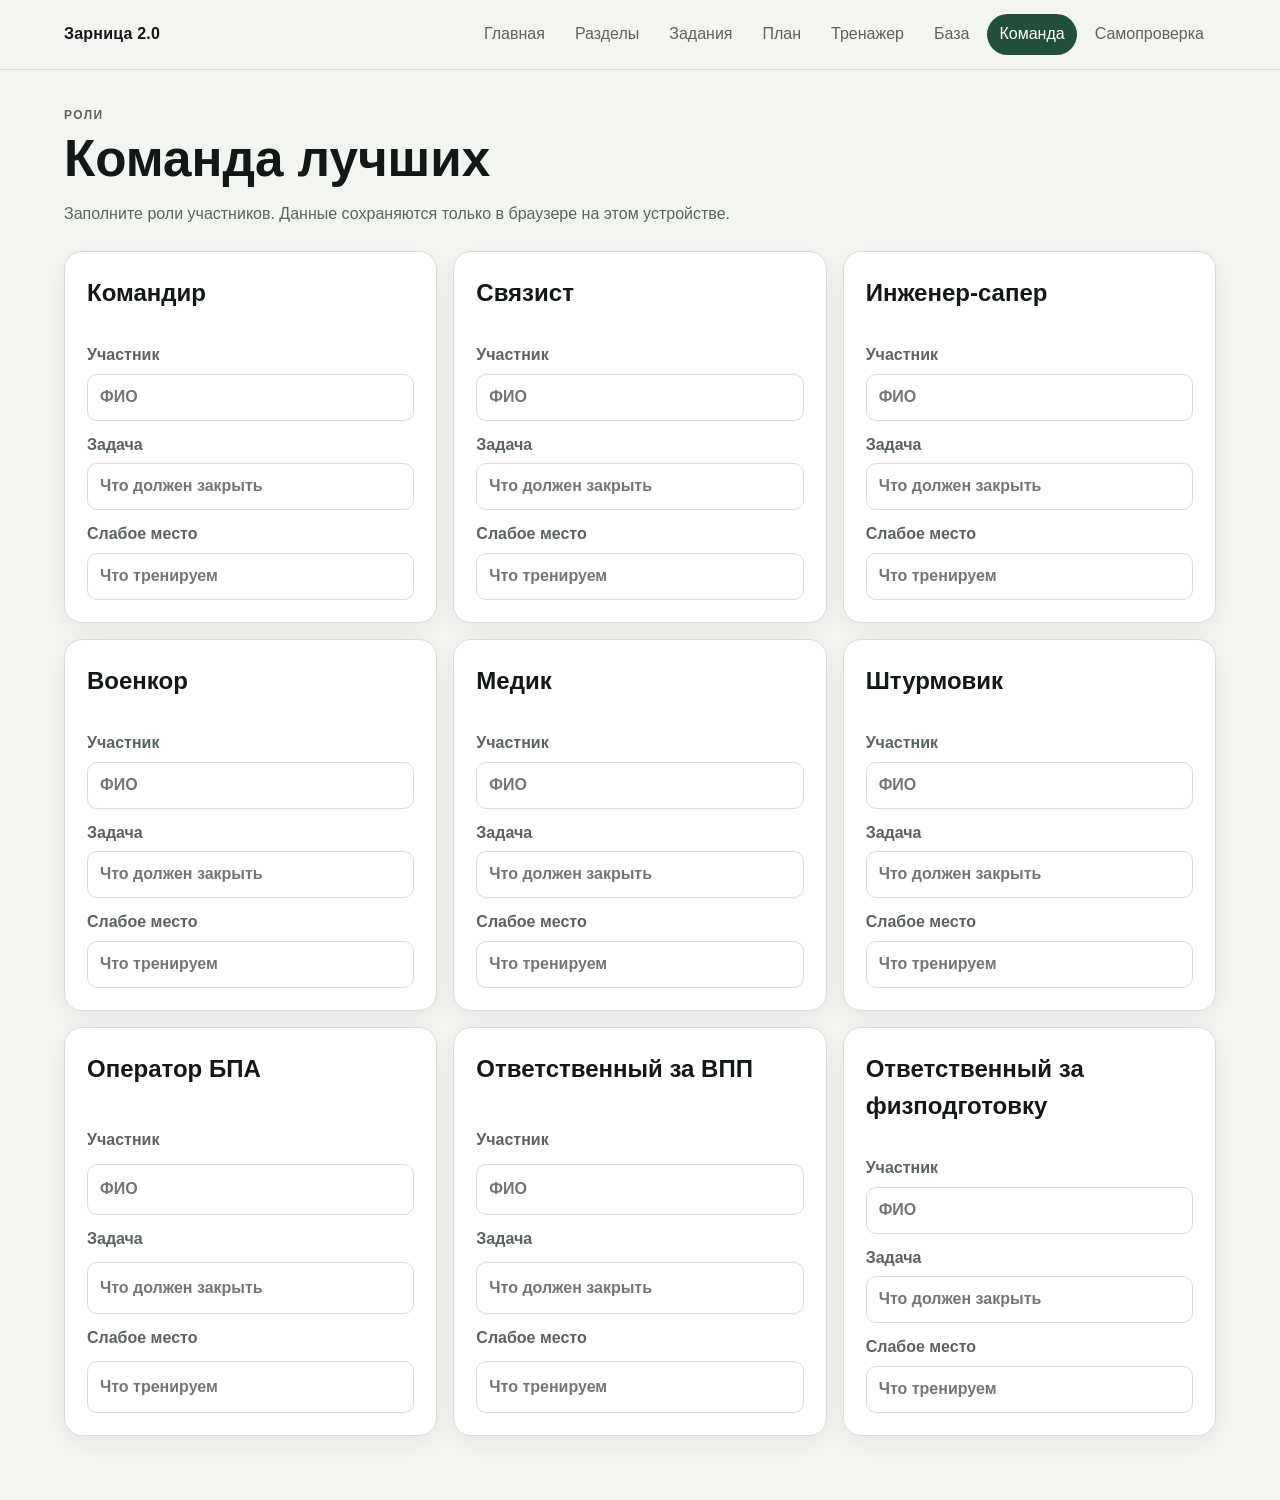
<file: team.html>
<!doctype html>
<html lang="ru">
<head>
  <meta charset="utf-8">
  <meta name="viewport" content="width=device-width, initial-scale=1">
  <title>Команда - Зарница 2.0</title>
  <link rel="stylesheet" href="styles.css">
</head>
<body>
  <header class="site-header">
    <a class="brand" href="index.html">Зарница 2.0</a>
    <nav class="nav">
      <a href="index.html">Главная</a>
      <a href="modules.html">Разделы</a>
      <a href="tasks.html">Задания</a>
      <a href="planner.html">План</a>
      <a href="trainer.html">Тренажер</a>
      <a href="knowledge.html">База</a>
      <a href="team.html" aria-current="page">Команда</a>
      <a href="score.html">Самопроверка</a>
    </nav>
  </header>
  <main class="page">
    <section class="page-title">
      <p class="eyebrow">Роли</p>
      <h1>Команда лучших</h1>
      <p>Заполните роли участников. Данные сохраняются только в браузере на этом устройстве.</p>
    </section>
    <section class="team-board" id="teamBoard"></section>
  </main>
  <script src="app.js"></script>
</body>
</html>
</file>
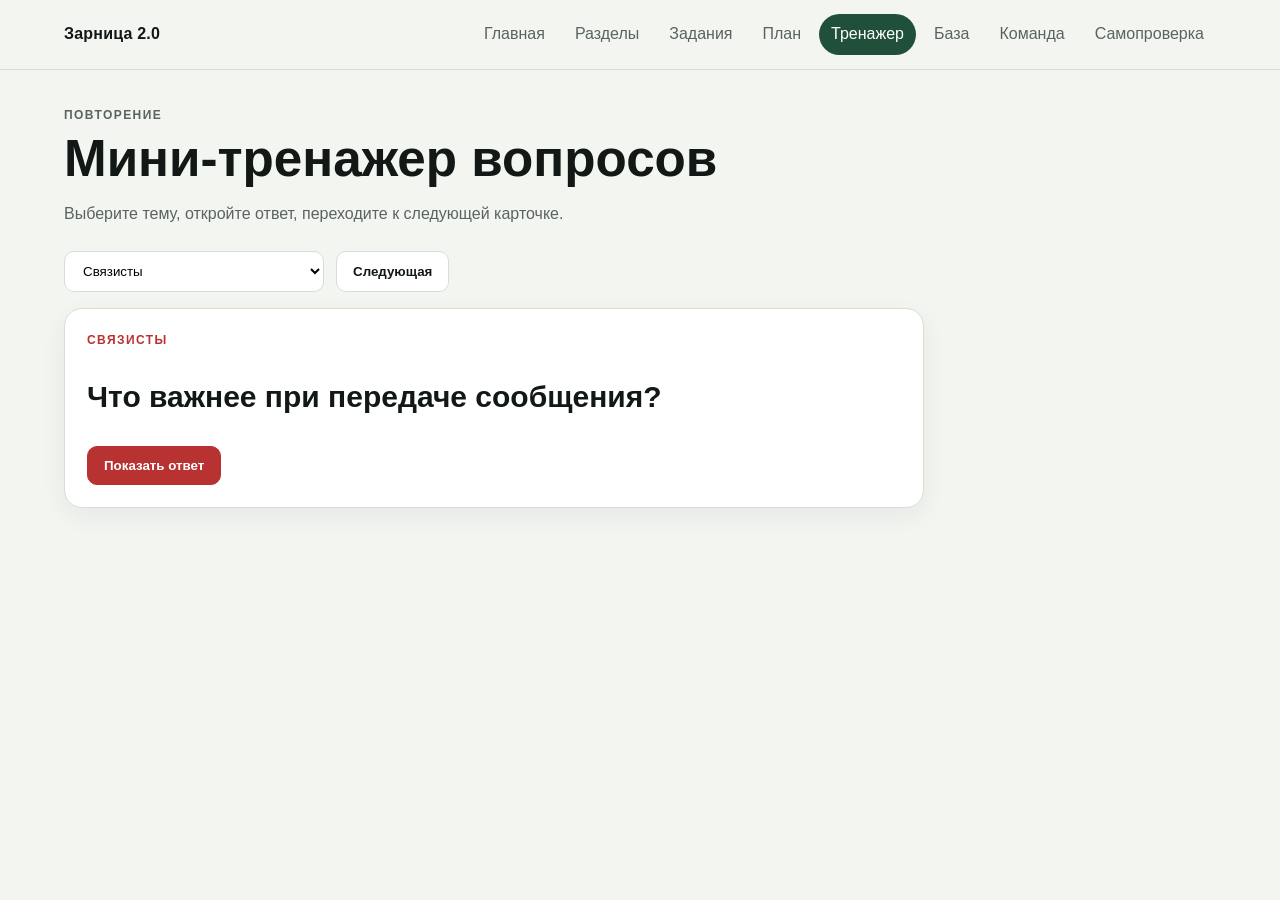
<file: trainer.html>
<!doctype html>
<html lang="ru">
<head>
  <meta charset="utf-8">
  <meta name="viewport" content="width=device-width, initial-scale=1">
  <title>Тренажер - Зарница 2.0</title>
  <link rel="stylesheet" href="styles.css">
</head>
<body>
  <header class="site-header">
    <a class="brand" href="index.html">Зарница 2.0</a>
    <nav class="nav">
      <a href="index.html">Главная</a>
      <a href="modules.html">Разделы</a>
      <a href="tasks.html">Задания</a>
      <a href="planner.html">План</a>
      <a href="trainer.html" aria-current="page">Тренажер</a>
      <a href="knowledge.html">База</a>
      <a href="team.html">Команда</a>
      <a href="score.html">Самопроверка</a>
    </nav>
  </header>
  <main class="page">
    <section class="page-title">
      <p class="eyebrow">Повторение</p>
      <h1>Мини-тренажер вопросов</h1>
      <p>Выберите тему, откройте ответ, переходите к следующей карточке.</p>
    </section>
    <section class="trainer">
      <div class="trainer-controls">
        <select id="topicSelect" aria-label="Тема тренировки"></select>
        <button class="button" id="nextCard">Следующая</button>
      </div>
      <article class="flashcard">
        <p class="eyebrow" id="cardTopic">Тема</p>
        <h2 id="cardQuestion">Вопрос</h2>
        <button class="button primary" id="showAnswer">Показать ответ</button>
        <p class="answer" id="cardAnswer"></p>
      </article>
    </section>
  </main>
  <script src="app.js"></script>
</body>
</html>
</file>
<file: styles.css>
:root{
  --bg:#f3f5f1;
  --panel:#ffffff;
  --ink:#111816;
  --muted:#59645f;
  --green:#204f3a;
  --green-2:#2f7a4d;
  --red:#b93232;
  --sand:#d9c7a0;
  --line:#d8ded7;
  --shadow:0 18px 48px rgba(25,38,31,.12);
}
*{box-sizing:border-box}
body{margin:0;font-family:Arial,Helvetica,sans-serif;background:var(--bg);color:var(--ink);line-height:1.55}
a{color:inherit}
.site-header{position:sticky;top:0;z-index:10;display:flex;align-items:center;justify-content:space-between;gap:20px;padding:14px 5vw;background:rgba(243,245,241,.92);backdrop-filter:blur(14px);border-bottom:1px solid var(--line)}
.brand{font-weight:800;text-decoration:none;letter-spacing:.2px}
.nav{display:flex;gap:6px;flex-wrap:wrap}
.nav a{padding:8px 12px;border-radius:999px;text-decoration:none;color:var(--muted)}
.nav a[aria-current="page"],.nav a:hover{background:var(--green);color:white}
.hero{min-height:calc(100vh - 68px);display:grid;grid-template-columns:minmax(0,1.05fr) minmax(320px,.95fr);align-items:center;gap:48px;padding:48px 5vw 36px;background:linear-gradient(135deg,#f3f5f1 0%,#eef3e8 48%,#dce6d7 100%)}
.hero-copy h1{font-size:clamp(40px,6vw,86px);line-height:.95;margin:8px 0 20px;max-width:900px}
.lead{font-size:20px;color:#33413b;max-width:680px}
.eyebrow{margin:0 0 8px;color:var(--red);font-weight:800;text-transform:uppercase;font-size:12px;letter-spacing:.12em}
.hero-actions{display:flex;gap:12px;flex-wrap:wrap;margin-top:28px}
.button{display:inline-flex;align-items:center;justify-content:center;border:1px solid var(--line);background:white;color:var(--ink);border-radius:10px;padding:11px 16px;font-weight:700;text-decoration:none;cursor:pointer}
.button.primary{background:var(--red);border-color:var(--red);color:white}
.hero-panel{min-height:460px;border-radius:24px;background:radial-gradient(circle at 30% 20%,rgba(185,50,50,.18),transparent 34%),linear-gradient(160deg,#223f31,#10221a);position:relative;overflow:hidden;box-shadow:var(--shadow)}
.radar{position:absolute;inset:42px;border:1px solid rgba(255,255,255,.18);border-radius:50%;display:grid;place-items:center}
.radar:before,.radar:after{content:"";position:absolute;border:1px solid rgba(255,255,255,.16);border-radius:50%}
.radar:before{inset:21%}.radar:after{inset:39%}
.radar span{position:absolute;width:14px;height:14px;border-radius:50%;background:#f3d167;box-shadow:0 0 0 8px rgba(243,209,103,.12)}
.radar span:nth-child(1){top:18%;left:28%}.radar span:nth-child(2){top:36%;right:18%}.radar span:nth-child(3){bottom:21%;left:34%}.radar span:nth-child(4){bottom:32%;right:36%}
.mission-card{position:absolute;left:28px;right:28px;bottom:28px;background:rgba(255,255,255,.92);border-radius:18px;padding:22px}
.mission-card p{margin:6px 0 0;color:var(--muted)}
.stats{display:grid;grid-template-columns:repeat(3,1fr);gap:16px;padding:28px 5vw}
.stats article,.feature,.module,.callout,.flashcard,.score-meter{background:var(--panel);border:1px solid var(--line);border-radius:18px;padding:22px;box-shadow:0 8px 26px rgba(25,38,31,.06)}
.stats strong{font-size:38px;color:var(--green);display:block}
.stats span{color:var(--muted)}
.section,.page{padding:36px 5vw 64px}
.section-head,.page-title{max-width:860px;margin-bottom:24px}
.section h2,.page h1{font-size:clamp(30px,4vw,54px);line-height:1.05;margin:0 0 12px}
.feature-grid,.module-grid{display:grid;grid-template-columns:repeat(4,minmax(0,1fr));gap:16px}
.route-grid,.knowledge-grid,.materials-grid,.team-board,.task-grid{display:grid;grid-template-columns:repeat(3,minmax(0,1fr));gap:16px}
.feature h3,.module h2{margin:0 0 8px}
.feature p,.module p,.page-title p{color:var(--muted)}
.section-dark{background:#173326;color:white;margin:36px 0 0;padding-top:48px;padding-bottom:56px}
.section-dark .eyebrow{color:#f3d167}.section-dark h2{color:white}
.route-grid article{background:rgba(255,255,255,.08);border:1px solid rgba(255,255,255,.14);border-radius:18px;padding:22px}
.route-grid b{display:inline-grid;place-items:center;width:34px;height:34px;border-radius:50%;background:#f3d167;color:#173326}
.route-grid p{color:#dbe8df}
.module-tools{display:flex;gap:10px;flex-wrap:wrap;margin-bottom:18px}
.quick-links{display:flex;gap:10px;flex-wrap:wrap;margin:-4px 0 22px}
.quick-links a{background:white;border:1px solid var(--line);border-radius:12px;padding:10px 14px;text-decoration:none;font-weight:700}
.pill{border:1px solid var(--line);background:white;border-radius:999px;padding:9px 13px;cursor:pointer}
.pill.active{background:var(--green);color:white;border-color:var(--green)}
.module{display:flex;flex-direction:column;min-height:250px}
.module button{margin-top:auto;align-self:flex-start;border:0;background:#edf3e9;color:var(--green);font-weight:800;border-radius:9px;padding:8px 12px;cursor:pointer}
.module div{display:none;margin-top:12px;color:#33413b;border-left:4px solid var(--red);padding-left:12px}
.module.open div{display:block}
.timeline{display:grid;gap:14px;max-width:980px}
.day{display:grid;grid-template-columns:80px 1fr auto;gap:16px;align-items:center;background:white;border:1px solid var(--line);border-radius:16px;padding:18px}
.day strong{color:var(--red)}
.day p{margin:4px 0 0;color:var(--muted)}
.day input{width:24px;height:24px}
.callout{margin-top:22px;max-width:980px;background:#fff9ec}
.trainer{max-width:860px}
.trainer-controls{display:flex;gap:12px;margin-bottom:16px;flex-wrap:wrap}
select{padding:11px 14px;border:1px solid var(--line);border-radius:10px;background:white;min-width:260px}
.flashcard h2{font-size:30px}
.answer{display:none;border-top:1px solid var(--line);padding-top:16px;color:#24352d}
.answer.visible{display:block}
.score-layout{display:grid;grid-template-columns:320px 1fr;gap:20px;align-items:start}
.score-meter{position:sticky;top:92px;text-align:center}
.score-meter strong{display:block;font-size:68px;color:var(--green)}
.score-meter span{color:var(--muted)}
.checklist{display:grid;gap:10px}
.check{display:flex;gap:12px;align-items:flex-start;background:white;border:1px solid var(--line);border-radius:14px;padding:14px}
.check input{margin-top:4px;width:20px;height:20px}
.search-panel{max-width:860px;margin-bottom:18px}
.search-panel input{width:100%;border:1px solid var(--line);border-radius:14px;padding:14px 16px;font:inherit;background:white}
.knowledge-grid article,.materials-grid article,.role-card,.task-card,.task-dashboard article{background:white;border:1px solid var(--line);border-radius:18px;padding:22px;box-shadow:0 8px 26px rgba(25,38,31,.06)}
.knowledge-grid h2,.materials-grid h2,.role-card h2,.task-card h2{margin-top:0}
.knowledge-grid ul,.task-card ul{padding-left:20px;color:#33413b}
.diagnostics-layout{display:grid;grid-template-columns:minmax(0,1fr) 320px;gap:20px;align-items:start}
.diagnostics-list{display:grid;gap:12px}
.diag-row{display:grid;grid-template-columns:190px 1fr 34px;gap:14px;align-items:center;background:white;border:1px solid var(--line);border-radius:14px;padding:14px}
.diag-row b{text-align:center;color:var(--red)}
.diagnostics-result{position:sticky;top:92px;background:#173326;color:white;border-radius:20px;padding:26px;box-shadow:var(--shadow)}
.diagnostics-result strong{display:block;font-size:64px;line-height:1}
.diagnostics-result span{color:#dbe8df}.diagnostics-result p{color:white}
.role-card{display:grid;gap:12px}
.role-card label{display:grid;gap:6px;color:var(--muted);font-weight:700}
.role-card input{border:1px solid var(--line);border-radius:10px;padding:10px 12px;font:inherit}
.task-dashboard{display:grid;grid-template-columns:repeat(3,minmax(0,1fr));gap:16px;margin-bottom:20px}
.task-dashboard strong{display:block;font-size:42px;color:var(--green)}
.task-dashboard span{color:var(--muted)}
.task-card{display:flex;flex-direction:column;gap:8px}
.task-card h3{margin:8px 0 0;color:var(--green)}
.task-card p{margin:0;color:#33413b}
.task-head{display:flex;justify-content:space-between;gap:12px;align-items:center}
.task-head span{background:#edf3e9;color:var(--green);border-radius:999px;padding:5px 10px;font-weight:800;font-size:13px}
.task-head b{color:var(--red)}
.task-check{margin-top:auto;display:flex;gap:10px;align-items:center;border-top:1px solid var(--line);padding-top:14px;font-weight:800}
.task-check input{width:20px;height:20px}
.footer{display:flex;justify-content:space-between;gap:16px;flex-wrap:wrap;padding:26px 5vw;border-top:1px solid var(--line);color:var(--muted)}
@media (max-width:980px){
  .hero{grid-template-columns:1fr;min-height:auto}
  .feature-grid,.module-grid,.route-grid,.knowledge-grid,.materials-grid,.team-board,.task-grid{grid-template-columns:repeat(2,minmax(0,1fr))}
  .score-layout,.diagnostics-layout{grid-template-columns:1fr}
  .score-meter{position:static}
  .diagnostics-result{position:static}
}
@media (max-width:640px){
  .site-header{align-items:flex-start;flex-direction:column}
  .nav a{padding:7px 9px}
  .hero{padding-top:30px}
  .hero-panel{min-height:320px}
  .stats,.feature-grid,.module-grid,.route-grid,.knowledge-grid,.materials-grid,.team-board,.task-grid,.task-dashboard{grid-template-columns:1fr}
  .day{grid-template-columns:1fr auto}
  .day strong{grid-column:1/-1}
  .diag-row{grid-template-columns:1fr}
}
</file>
